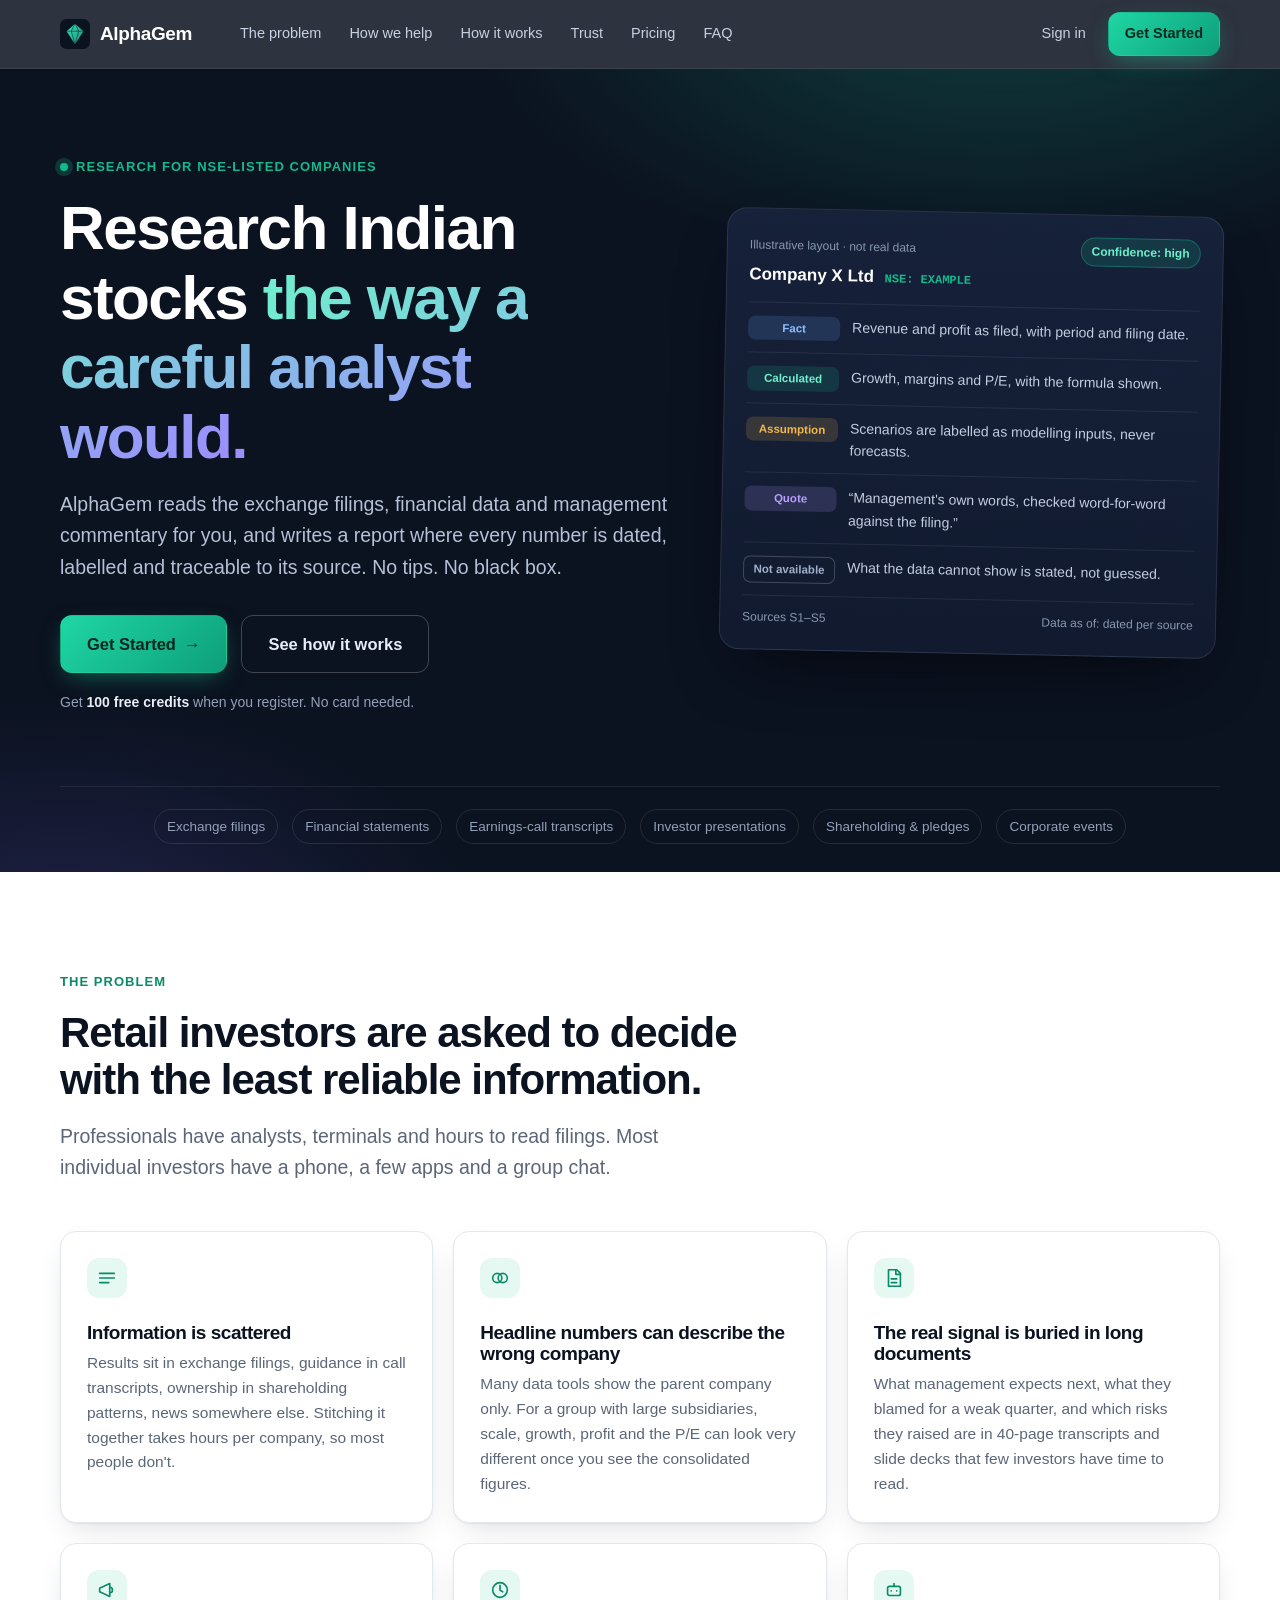
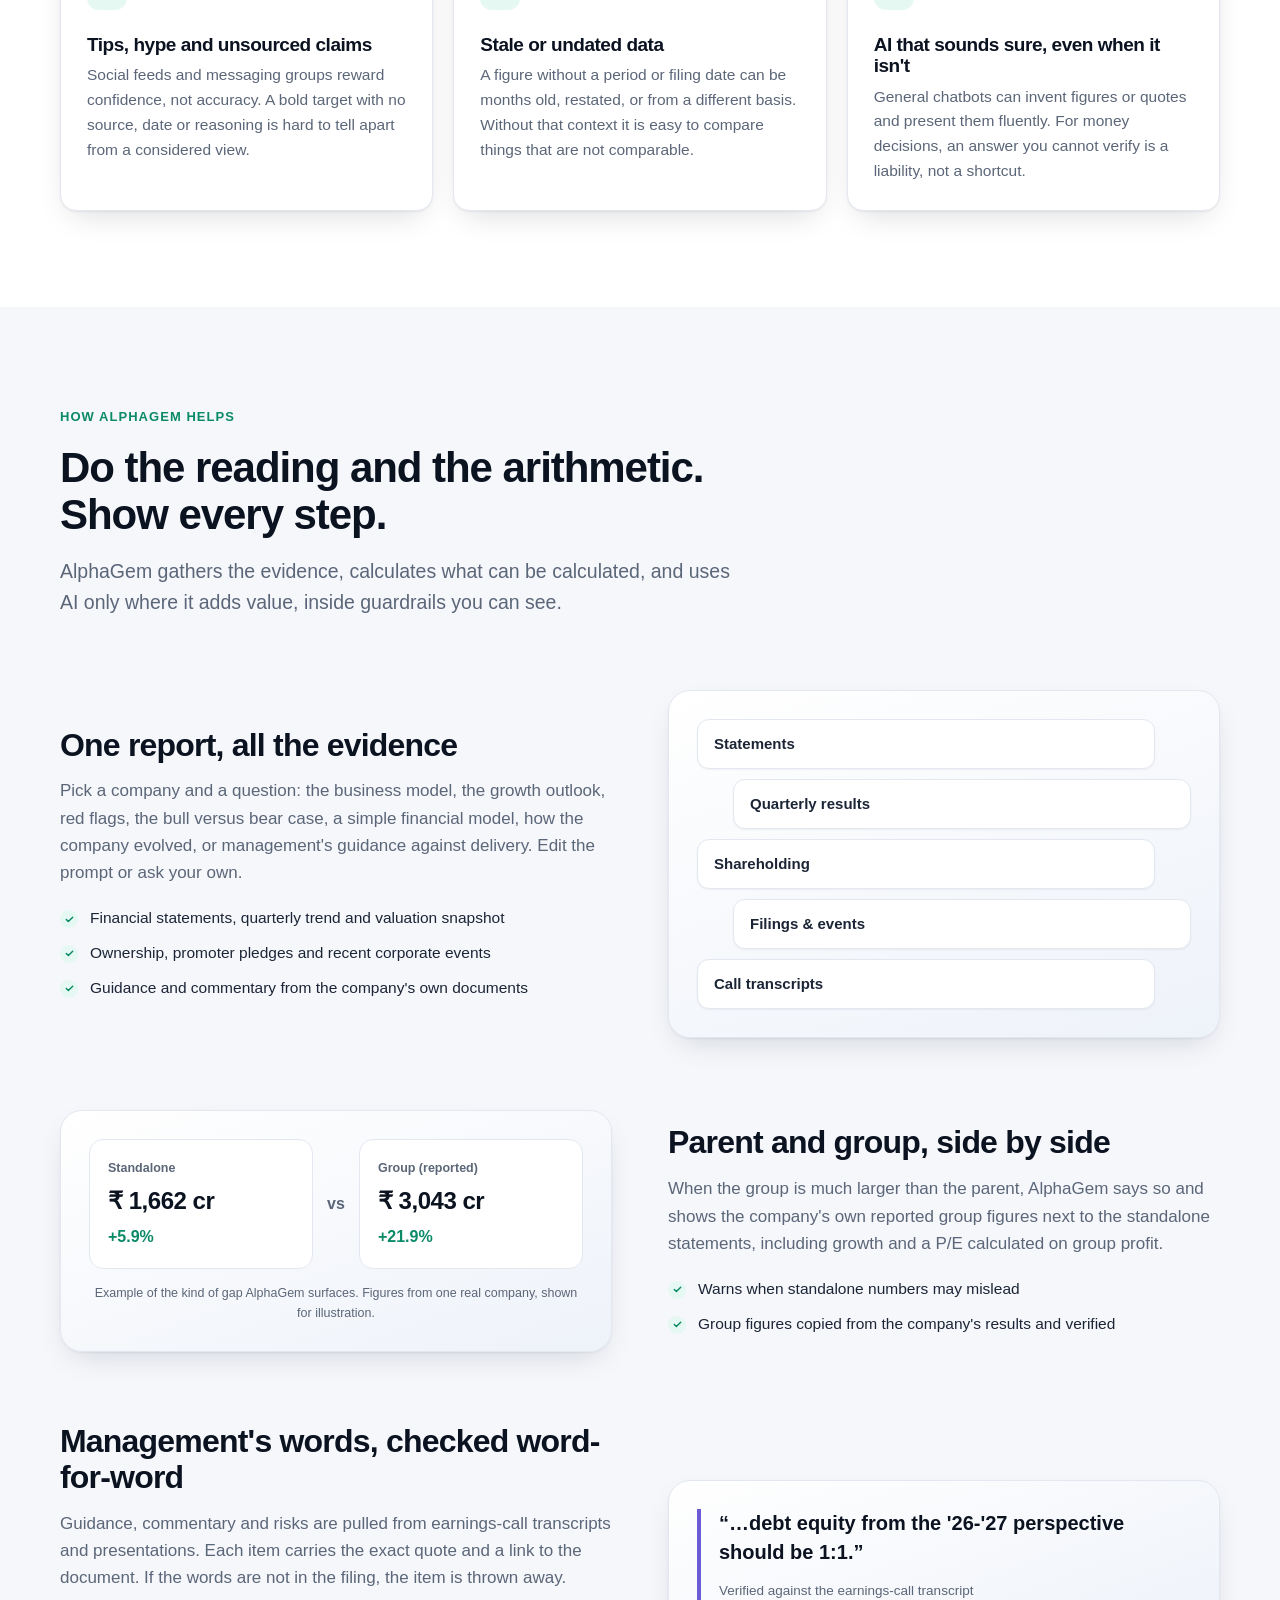
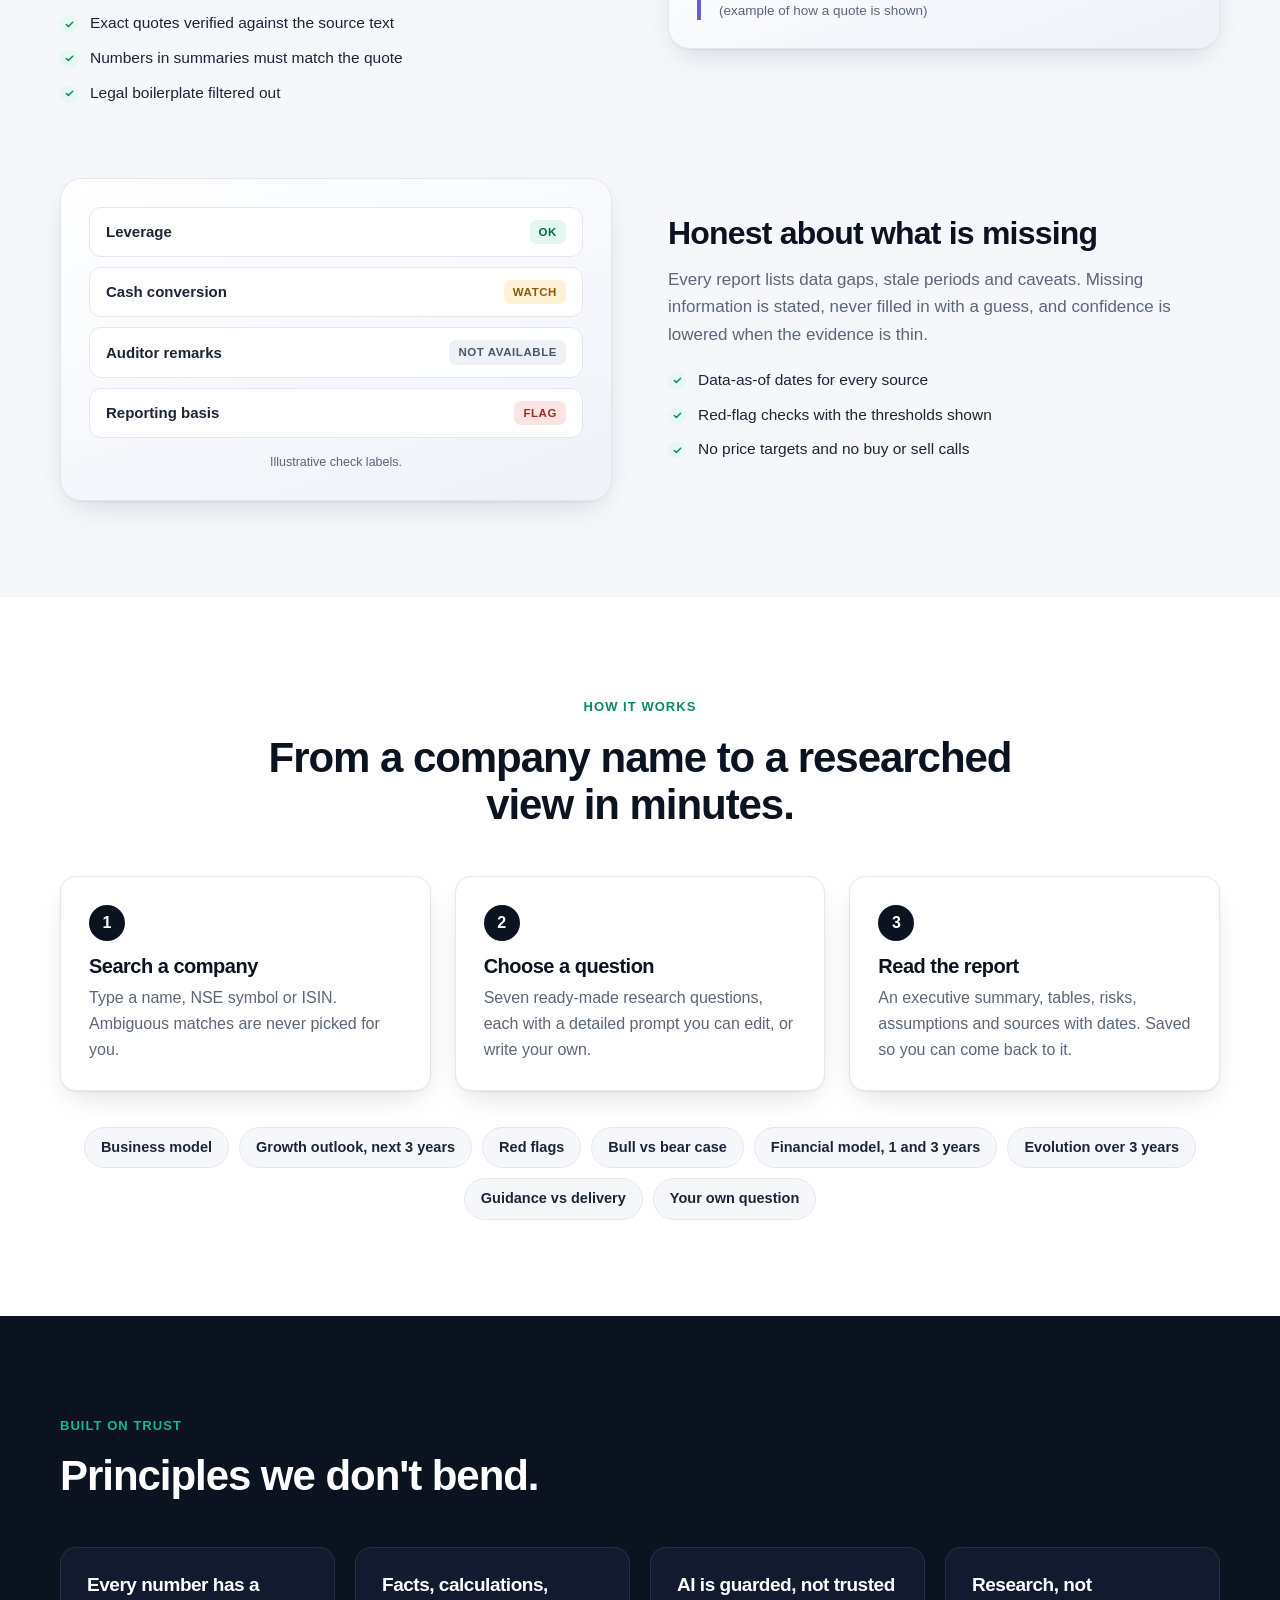
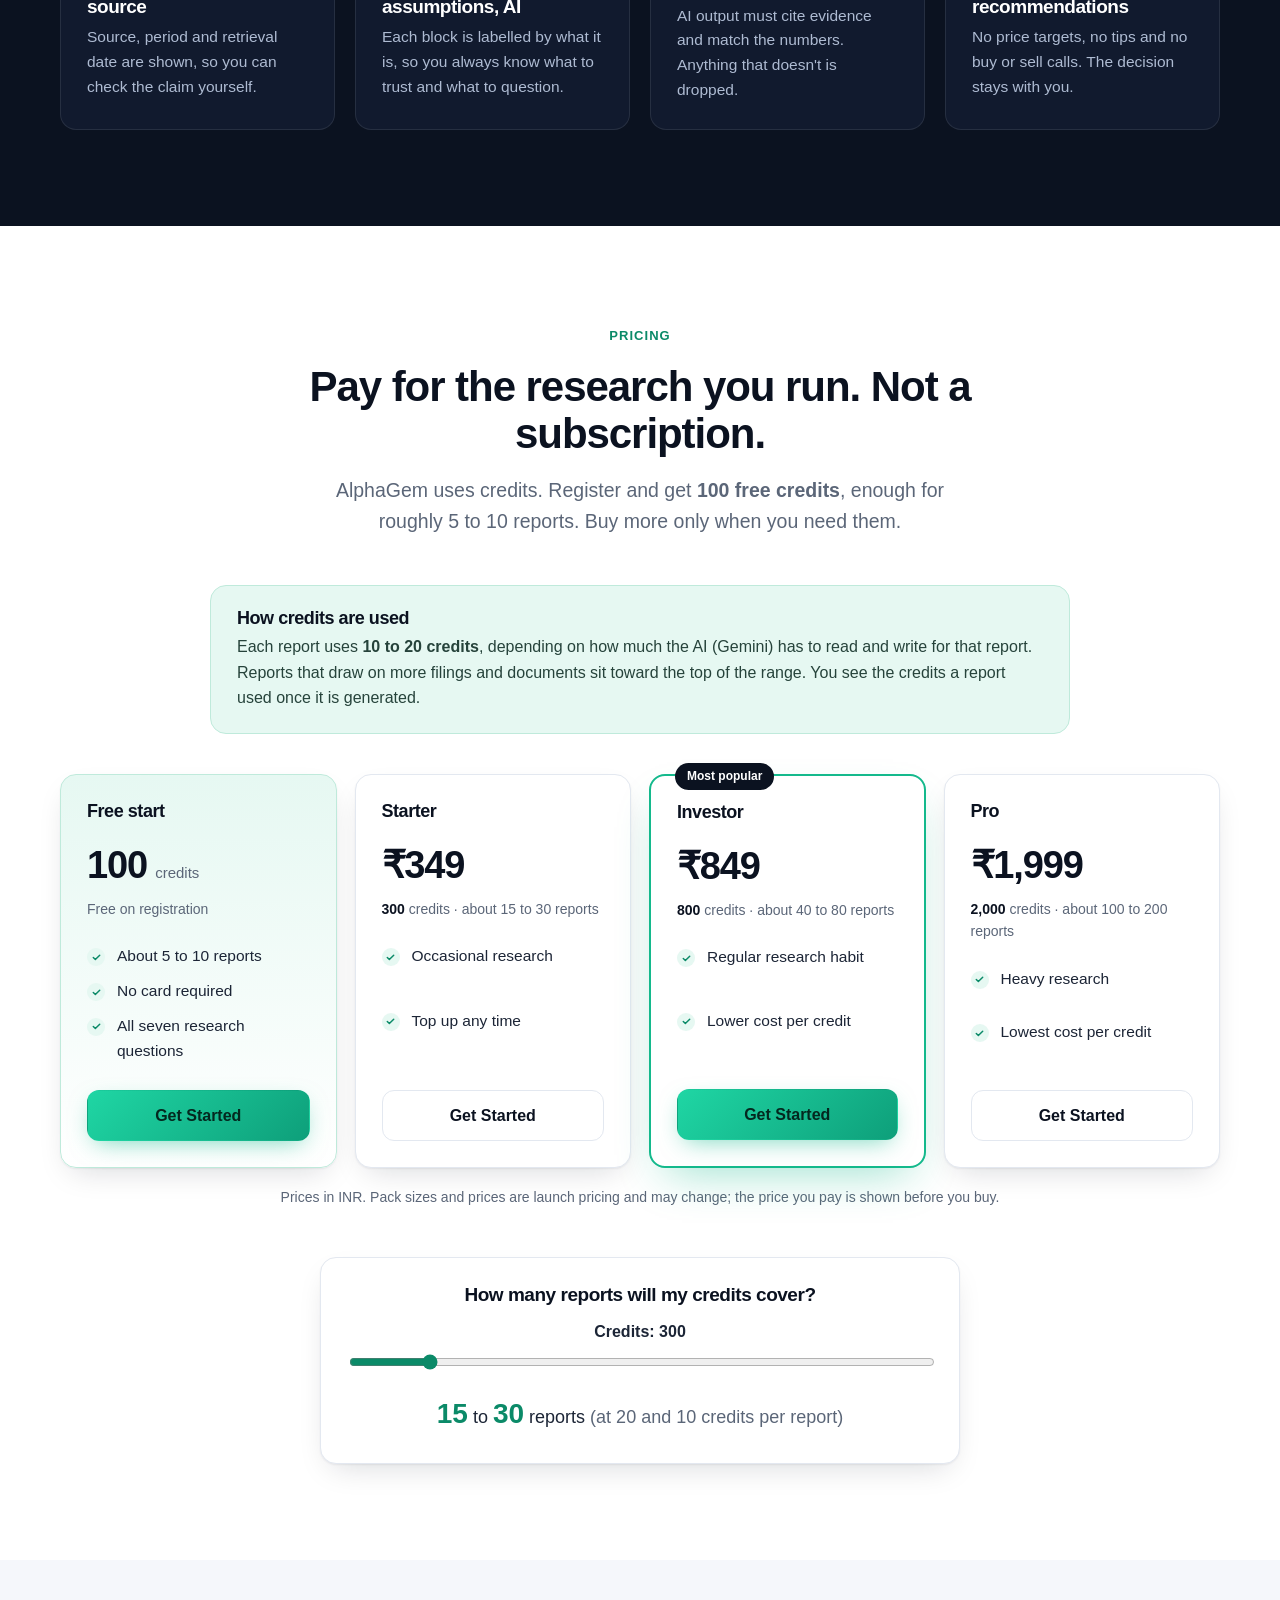
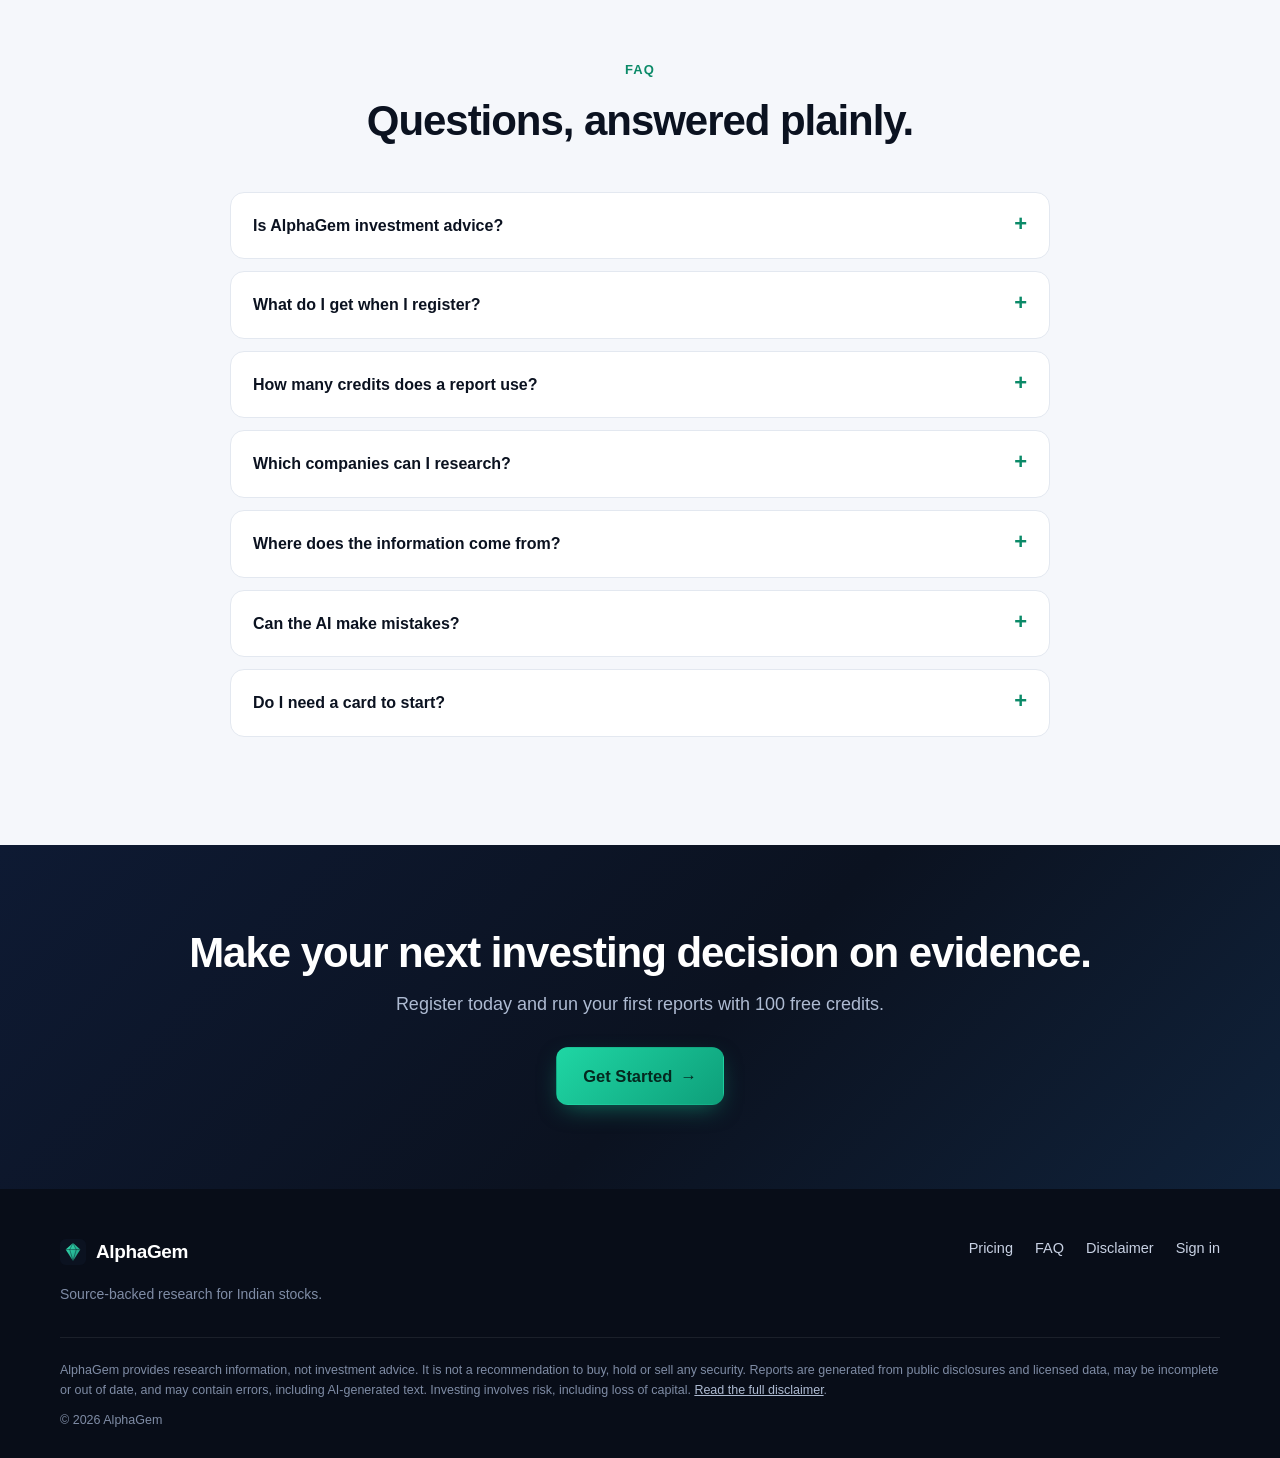
<file: index.html>
<!doctype html>
<html lang="en">
<head>
  <meta charset="utf-8">
  <meta name="viewport" content="width=device-width, initial-scale=1">
  <title>AlphaGem · Source-backed research for Indian stocks</title>
  <meta name="description" content="AlphaGem turns exchange filings, financial data and management commentary into source-backed research reports for NSE-listed companies. Every number is dated, labelled and traceable. Start with 100 free credits.">
  <meta name="theme-color" content="#0b1220">
  <meta property="og:title" content="AlphaGem · Source-backed research for Indian stocks">
  <meta property="og:description" content="Research NSE-listed companies with reports where every number is dated, labelled and traceable to its source. 100 free credits on sign-up.">
  <meta property="og:type" content="website">
  <link rel="icon" href="assets/favicon.svg" type="image/svg+xml">
  <link rel="stylesheet" href="assets/styles.css">
  <script src="assets/config.js"></script>
</head>
<body>
  <a class="skip" href="#main">Skip to content</a>

  <header class="site-header" id="top">
    <div class="wrap bar">
      <a class="brand" href="#top" aria-label="AlphaGem home">
        <img src="assets/favicon.svg" alt="" width="30" height="30"><span>AlphaGem</span>
      </a>
      <nav id="nav" class="nav" aria-label="Main">
        <a href="#problem">The problem</a>
        <a href="#solution">How we help</a>
        <a href="#how">How it works</a>
        <a href="#trust">Trust</a>
        <a href="#pricing">Pricing</a>
        <a href="#faq">FAQ</a>
      </nav>
      <div class="bar-cta">
        <a class="link-quiet" href="https://alphagem-web-85656310182.asia-south1.run.app/login" data-app-link>Sign in</a>
        <a class="btn btn-primary btn-sm" href="https://alphagem-web-85656310182.asia-south1.run.app/login" data-app-link>Get Started</a>
        <button class="menu" aria-label="Open menu" aria-expanded="false" aria-controls="nav"><span></span><span></span></button>
      </div>
    </div>
  </header>

  <main id="main">
    <!-- HERO -->
    <section class="hero">
      <div class="wrap hero-grid">
        <div class="hero-copy">
          <p class="eyebrow"><span class="dot"></span> Research for NSE-listed companies</p>
          <h1>Research Indian stocks <span class="grad">the way a careful analyst would.</span></h1>
          <p class="lead">AlphaGem reads the exchange filings, financial data and management commentary for you, and writes a report where every number is dated, labelled and traceable to its source. No tips. No black box.</p>
          <div class="cta-row">
            <a class="btn btn-primary btn-lg" href="https://alphagem-web-85656310182.asia-south1.run.app/login" data-app-link>Get Started <span aria-hidden="true">→</span></a>
            <a class="btn btn-ghost btn-lg" href="#how">See how it works</a>
          </div>
          <p class="fine">Get <strong>100 free credits</strong> when you register. No card needed.</p>
        </div>

        <div class="hero-visual" aria-hidden="true">
          <div class="report">
            <div class="report-head">
              <div><span class="muted">Illustrative layout · not real data</span><strong>Company X Ltd <em>NSE: EXAMPLE</em></strong></div>
              <span class="pill ok">Confidence: high</span>
            </div>
            <div class="row"><span class="tag t-fact">Fact</span><p>Revenue and profit as filed, with period and filing date.</p></div>
            <div class="row"><span class="tag t-calc">Calculated</span><p>Growth, margins and P/E, with the formula shown.</p></div>
            <div class="row"><span class="tag t-assume">Assumption</span><p>Scenarios are labelled as modelling inputs, never forecasts.</p></div>
            <div class="row"><span class="tag t-quote">Quote</span><p>“Management's own words, checked word-for-word against the filing.”</p></div>
            <div class="row"><span class="tag t-na">Not available</span><p>What the data cannot show is stated, not guessed.</p></div>
            <div class="report-foot"><span>Sources S1–S5</span><span>Data as of: dated per source</span></div>
          </div>
        </div>
      </div>
      <div class="wrap strip" aria-label="What goes into a report">
        <span>Exchange filings</span><span>Financial statements</span><span>Earnings-call transcripts</span><span>Investor presentations</span><span>Shareholding &amp; pledges</span><span>Corporate events</span>
      </div>
    </section>

    <!-- PROBLEM -->
    <section id="problem" class="section">
      <div class="wrap">
        <div class="section-head">
          <p class="eyebrow">The problem</p>
          <h2>Retail investors are asked to decide with the least reliable information.</h2>
          <p class="lead">Professionals have analysts, terminals and hours to read filings. Most individual investors have a phone, a few apps and a group chat.</p>
        </div>
        <div class="cards cols-3">
          <article class="card">
            <svg class="icon" viewBox="0 0 24 24" aria-hidden="true"><path d="M4 7h16M4 12h16M4 17h10"/></svg>
            <h3>Information is scattered</h3>
            <p>Results sit in exchange filings, guidance in call transcripts, ownership in shareholding patterns, news somewhere else. Stitching it together takes hours per company, so most people don't.</p>
          </article>
          <article class="card">
            <svg class="icon" viewBox="0 0 24 24" aria-hidden="true"><circle cx="9" cy="12" r="5"/><circle cx="15" cy="12" r="5"/></svg>
            <h3>Headline numbers can describe the wrong company</h3>
            <p>Many data tools show the parent company only. For a group with large subsidiaries, scale, growth, profit and the P/E can look very different once you see the consolidated figures.</p>
          </article>
          <article class="card">
            <svg class="icon" viewBox="0 0 24 24" aria-hidden="true"><path d="M6 3h9l4 4v14H6z"/><path d="M14 3v5h5M9 13h6M9 17h6"/></svg>
            <h3>The real signal is buried in long documents</h3>
            <p>What management expects next, what they blamed for a weak quarter, and which risks they raised are in 40-page transcripts and slide decks that few investors have time to read.</p>
          </article>
          <article class="card">
            <svg class="icon" viewBox="0 0 24 24" aria-hidden="true"><path d="M4 14v-4l11-5v14L4 14Z"/><path d="M15 9c2 0 3 1.5 3 3s-1 3-3 3"/></svg>
            <h3>Tips, hype and unsourced claims</h3>
            <p>Social feeds and messaging groups reward confidence, not accuracy. A bold target with no source, date or reasoning is hard to tell apart from a considered view.</p>
          </article>
          <article class="card">
            <svg class="icon" viewBox="0 0 24 24" aria-hidden="true"><circle cx="12" cy="12" r="8"/><path d="M12 7v5l3 2"/></svg>
            <h3>Stale or undated data</h3>
            <p>A figure without a period or filing date can be months old, restated, or from a different basis. Without that context it is easy to compare things that are not comparable.</p>
          </article>
          <article class="card">
            <svg class="icon" viewBox="0 0 24 24" aria-hidden="true"><rect x="5" y="8" width="14" height="10" rx="2"/><path d="M12 8V5M9 13h.01M15 13h.01"/></svg>
            <h3>AI that sounds sure, even when it isn't</h3>
            <p>General chatbots can invent figures or quotes and present them fluently. For money decisions, an answer you cannot verify is a liability, not a shortcut.</p>
          </article>
        </div>
      </div>
    </section>

    <!-- SOLUTION -->
    <section id="solution" class="section alt">
      <div class="wrap">
        <div class="section-head">
          <p class="eyebrow">How AlphaGem helps</p>
          <h2>Do the reading and the arithmetic. Show every step.</h2>
          <p class="lead">AlphaGem gathers the evidence, calculates what can be calculated, and uses AI only where it adds value, inside guardrails you can see.</p>
        </div>

        <div class="feature">
          <div class="feature-copy">
            <h3>One report, all the evidence</h3>
            <p>Pick a company and a question: the business model, the growth outlook, red flags, the bull versus bear case, a simple financial model, how the company evolved, or management's guidance against delivery. Edit the prompt or ask your own.</p>
            <ul class="ticks">
              <li>Financial statements, quarterly trend and valuation snapshot</li>
              <li>Ownership, promoter pledges and recent corporate events</li>
              <li>Guidance and commentary from the company's own documents</li>
            </ul>
          </div>
          <div class="feature-art"><div class="stack"><span>Statements</span><span>Quarterly results</span><span>Shareholding</span><span>Filings &amp; events</span><span>Call transcripts</span></div></div>
        </div>

        <div class="feature flip">
          <div class="feature-copy">
            <h3>Parent and group, side by side</h3>
            <p>When the group is much larger than the parent, AlphaGem says so and shows the company's own reported group figures next to the standalone statements, including growth and a P/E calculated on group profit.</p>
            <ul class="ticks">
              <li>Warns when standalone numbers may mislead</li>
              <li>Group figures copied from the company's results and verified</li>
            </ul>
          </div>
          <div class="feature-art"><div class="compare"><div><small>Standalone</small><strong>₹ 1,662 cr</strong><em>+5.9%</em></div><div class="vs">vs</div><div class="hi"><small>Group (reported)</small><strong>₹ 3,043 cr</strong><em>+21.9%</em></div></div><p class="cap">Example of the kind of gap AlphaGem surfaces. Figures from one real company, shown for illustration.</p></div>
        </div>

        <div class="feature">
          <div class="feature-copy">
            <h3>Management's words, checked word-for-word</h3>
            <p>Guidance, commentary and risks are pulled from earnings-call transcripts and presentations. Each item carries the exact quote and a link to the document. If the words are not in the filing, the item is thrown away.</p>
            <ul class="ticks">
              <li>Exact quotes verified against the source text</li>
              <li>Numbers in summaries must match the quote</li>
              <li>Legal boilerplate filtered out</li>
            </ul>
          </div>
          <div class="feature-art"><blockquote class="quote">“…debt equity from the '26-'27 perspective should be 1:1.”<footer>Verified against the earnings-call transcript<br><span class="muted">(example of how a quote is shown)</span></footer></blockquote></div>
        </div>

        <div class="feature flip">
          <div class="feature-copy">
            <h3>Honest about what is missing</h3>
            <p>Every report lists data gaps, stale periods and caveats. Missing information is stated, never filled in with a guess, and confidence is lowered when the evidence is thin.</p>
            <ul class="ticks">
              <li>Data-as-of dates for every source</li>
              <li>Red-flag checks with the thresholds shown</li>
              <li>No price targets and no buy or sell calls</li>
            </ul>
          </div>
          <div class="feature-art"><div class="flags"><div class="flag ok"><span>Leverage</span><b>OK</b></div><div class="flag watch"><span>Cash conversion</span><b>WATCH</b></div><div class="flag na"><span>Auditor remarks</span><b>NOT AVAILABLE</b></div><div class="flag warn"><span>Reporting basis</span><b>FLAG</b></div></div><p class="cap">Illustrative check labels.</p></div>
        </div>
      </div>
    </section>

    <!-- HOW IT WORKS -->
    <section id="how" class="section">
      <div class="wrap">
        <div class="section-head center">
          <p class="eyebrow">How it works</p>
          <h2>From a company name to a researched view in minutes.</h2>
        </div>
        <ol class="steps">
          <li><span class="num">1</span><h3>Search a company</h3><p>Type a name, NSE symbol or ISIN. Ambiguous matches are never picked for you.</p></li>
          <li><span class="num">2</span><h3>Choose a question</h3><p>Seven ready-made research questions, each with a detailed prompt you can edit, or write your own.</p></li>
          <li><span class="num">3</span><h3>Read the report</h3><p>An executive summary, tables, risks, assumptions and sources with dates. Saved so you can come back to it.</p></li>
        </ol>
        <div class="chips" aria-label="Research questions">
          <span>Business model</span><span>Growth outlook, next 3 years</span><span>Red flags</span><span>Bull vs bear case</span><span>Financial model, 1 and 3 years</span><span>Evolution over 3 years</span><span>Guidance vs delivery</span><span>Your own question</span>
        </div>
      </div>
    </section>

    <!-- TRUST -->
    <section id="trust" class="section dark">
      <div class="wrap">
        <div class="section-head">
          <p class="eyebrow">Built on trust</p>
          <h2>Principles we don't bend.</h2>
        </div>
        <div class="cards cols-4 on-dark">
          <article class="card"><h3>Every number has a source</h3><p>Source, period and retrieval date are shown, so you can check the claim yourself.</p></article>
          <article class="card"><h3>Facts, calculations, assumptions, AI</h3><p>Each block is labelled by what it is, so you always know what to trust and what to question.</p></article>
          <article class="card"><h3>AI is guarded, not trusted</h3><p>AI output must cite evidence and match the numbers. Anything that doesn't is dropped.</p></article>
          <article class="card"><h3>Research, not recommendations</h3><p>No price targets, no tips and no buy or sell calls. The decision stays with you.</p></article>
        </div>
      </div>
    </section>

    <!-- PRICING -->
    <section id="pricing" class="section">
      <div class="wrap">
        <div class="section-head center">
          <p class="eyebrow">Pricing</p>
          <h2>Pay for the research you run. Not a subscription.</h2>
          <p class="lead">AlphaGem uses credits. Register and get <strong>100 free credits</strong>, enough for roughly 5 to 10 reports. Buy more only when you need them.</p>
        </div>

        <div class="how-credits">
          <h3>How credits are used</h3>
          <p>Each report uses <strong>10 to 20 credits</strong>, depending on how much the AI (Gemini) has to read and write for that report. Reports that draw on more filings and documents sit toward the top of the range. You see the credits a report used once it is generated.</p>
        </div>

        <div class="plans">
          <article class="plan free">
            <h3>Free start</h3>
            <p class="price"><strong>100</strong> credits</p>
            <p class="per">Free on registration</p>
            <ul class="ticks"><li>About 5 to 10 reports</li><li>No card required</li><li>All seven research questions</li></ul>
            <a class="btn btn-primary" href="https://alphagem-web-85656310182.asia-south1.run.app/login" data-app-link>Get Started</a>
          </article>
          <article class="plan">
            <h3>Starter</h3>
            <p class="price"><strong>₹349</strong></p>
            <p class="per"><b>300</b> credits · about 15 to 30 reports</p>
            <ul class="ticks"><li>Occasional research</li><li>Top up any time</li></ul>
            <a class="btn btn-ghost" href="https://alphagem-web-85656310182.asia-south1.run.app/login" data-app-link>Get Started</a>
          </article>
          <article class="plan popular">
            <span class="badge">Most popular</span>
            <h3>Investor</h3>
            <p class="price"><strong>₹849</strong></p>
            <p class="per"><b>800</b> credits · about 40 to 80 reports</p>
            <ul class="ticks"><li>Regular research habit</li><li>Lower cost per credit</li></ul>
            <a class="btn btn-primary" href="https://alphagem-web-85656310182.asia-south1.run.app/login" data-app-link>Get Started</a>
          </article>
          <article class="plan">
            <h3>Pro</h3>
            <p class="price"><strong>₹1,999</strong></p>
            <p class="per"><b>2,000</b> credits · about 100 to 200 reports</p>
            <ul class="ticks"><li>Heavy research</li><li>Lowest cost per credit</li></ul>
            <a class="btn btn-ghost" href="https://alphagem-web-85656310182.asia-south1.run.app/login" data-app-link>Get Started</a>
          </article>
        </div>
        <p class="fine center">Prices in INR. Pack sizes and prices are launch pricing and may change; the price you pay is shown before you buy.</p>

        <div class="calc" id="calc">
          <h3>How many reports will my credits cover?</h3>
          <label for="credits">Credits: <output id="credits-out" for="credits">300</output></label>
          <input id="credits" type="range" min="50" max="2000" step="50" value="300">
          <p class="calc-result"><strong id="calc-low">15</strong> to <strong id="calc-high">30</strong> reports <span class="muted">(at 20 and 10 credits per report)</span></p>
        </div>
      </div>
    </section>

    <!-- FAQ -->
    <section id="faq" class="section alt">
      <div class="wrap narrow">
        <div class="section-head center"><p class="eyebrow">FAQ</p><h2>Questions, answered plainly.</h2></div>
        <details><summary>Is AlphaGem investment advice?</summary><p>No. AlphaGem produces research information from public disclosures and data. It does not give price targets or buy, hold or sell recommendations. Please read our <a href="disclaimer.html">disclaimer</a> and consider speaking to a SEBI-registered adviser before you invest.</p></details>
        <details><summary>What do I get when I register?</summary><p>100 free credits, which you can use to generate reports. That is roughly 5 to 10 reports, depending on how many credits each one uses.</p></details>
        <details><summary>How many credits does a report use?</summary><p>Between 10 and 20 credits. The exact number depends on how much the AI (Gemini) reads and writes for that report, so it varies with how much source material the company has.</p></details>
        <details><summary>Which companies can I research?</summary><p>NSE-listed companies. Depth varies by company. Where data or documents are missing, the report says exactly what is missing instead of guessing.</p></details>
        <details><summary>Where does the information come from?</summary><p>Exchange filings and announcements, company-published documents such as earnings-call transcripts and investor presentations, licensed financial data, and market prices. Every report lists its sources with dates.</p></details>
        <details><summary>Can the AI make mistakes?</summary><p>Yes. That is why AlphaGem labels AI-written text, requires it to cite evidence, checks quotes word-for-word against the filing and verifies figures. Please still check the linked sources before relying on anything.</p></details>
        <details><summary>Do I need a card to start?</summary><p>No. Registration gives you the free credits. You only pay if you decide to buy more.</p></details>
      </div>
    </section>

    <!-- FINAL CTA -->
    <section class="cta-band">
      <div class="wrap">
        <h2>Make your next investing decision on evidence.</h2>
        <p>Register today and run your first reports with 100 free credits.</p>
        <a class="btn btn-primary btn-lg" href="https://alphagem-web-85656310182.asia-south1.run.app/login" data-app-link>Get Started <span aria-hidden="true">→</span></a>
      </div>
    </section>
  </main>

  <footer class="site-footer">
    <div class="wrap foot">
      <div><a class="brand" href="#top"><img src="assets/favicon.svg" alt="" width="26" height="26"><span>AlphaGem</span></a><p class="muted">Source-backed research for Indian stocks.</p></div>
      <nav aria-label="Footer"><a href="#pricing">Pricing</a><a href="#faq">FAQ</a><a href="disclaimer.html">Disclaimer</a><a href="https://alphagem-web-85656310182.asia-south1.run.app/login" data-app-link>Sign in</a></nav>
    </div>
    <div class="wrap legal"><p>AlphaGem provides research information, not investment advice. It is not a recommendation to buy, hold or sell any security. Reports are generated from public disclosures and licensed data, may be incomplete or out of date, and may contain errors, including AI-generated text. Investing involves risk, including loss of capital. <a href="disclaimer.html">Read the full disclaimer</a>.</p><p>© <span id="year">2026</span> AlphaGem</p></div>
  </footer>

  <script src="assets/app.js" defer></script>
</body>
</html>
</file>
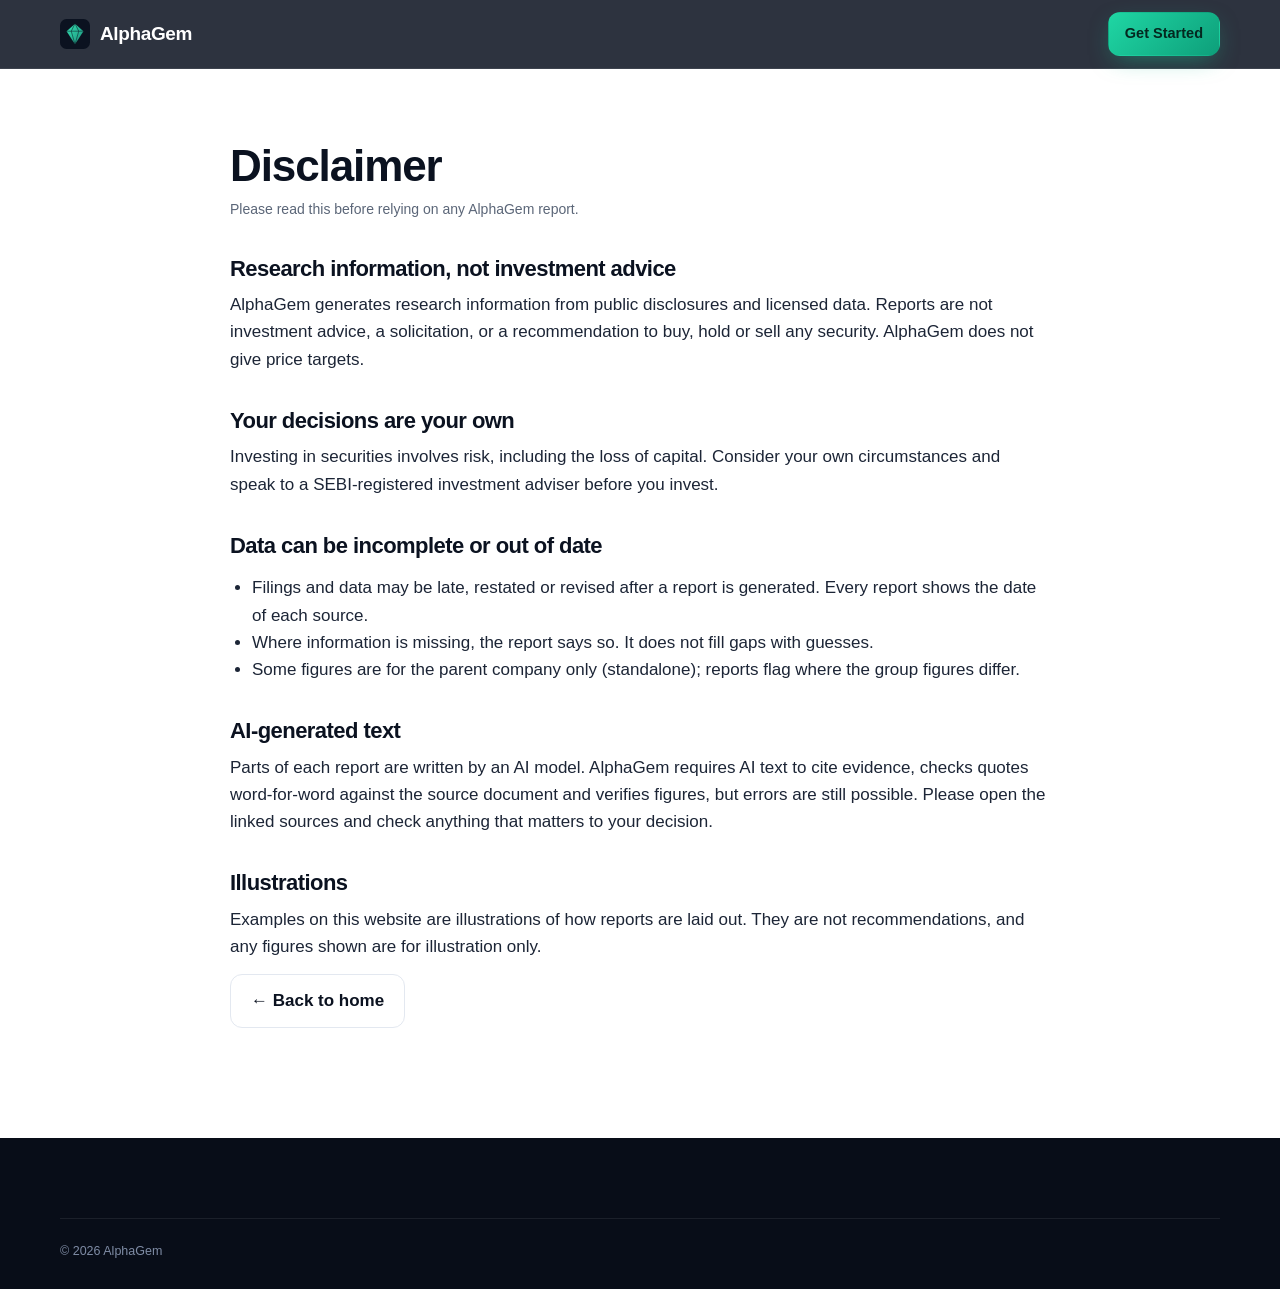
<file: disclaimer.html>
<!doctype html>
<html lang="en">
<head>
  <meta charset="utf-8">
  <meta name="viewport" content="width=device-width, initial-scale=1">
  <title>Disclaimer · AlphaGem</title>
  <meta name="description" content="Important information about how to use AlphaGem research reports.">
  <meta name="theme-color" content="#0b1220">
  <link rel="icon" href="assets/favicon.svg" type="image/svg+xml">
  <link rel="stylesheet" href="assets/styles.css">
  <script src="assets/config.js"></script>
</head>
<body>
  <header class="site-header">
    <div class="wrap bar">
      <a class="brand" href="index.html" aria-label="AlphaGem home"><img src="assets/favicon.svg" alt="" width="30" height="30"><span>AlphaGem</span></a>
      <div class="bar-cta"><a class="btn btn-primary btn-sm" href="https://alphagem-web-85656310182.asia-south1.run.app/login" data-app-link>Get Started</a></div>
    </div>
  </header>
  <main class="wrap narrow doc">
    <h1>Disclaimer</h1>
    <p class="updated">Please read this before relying on any AlphaGem report.</p>

    <h2>Research information, not investment advice</h2>
    <p>AlphaGem generates research information from public disclosures and licensed data. Reports are not investment advice, a solicitation, or a recommendation to buy, hold or sell any security. AlphaGem does not give price targets.</p>

    <h2>Your decisions are your own</h2>
    <p>Investing in securities involves risk, including the loss of capital. Consider your own circumstances and speak to a SEBI-registered investment adviser before you invest.</p>

    <h2>Data can be incomplete or out of date</h2>
    <ul>
      <li>Filings and data may be late, restated or revised after a report is generated. Every report shows the date of each source.</li>
      <li>Where information is missing, the report says so. It does not fill gaps with guesses.</li>
      <li>Some figures are for the parent company only (standalone); reports flag where the group figures differ.</li>
    </ul>

    <h2>AI-generated text</h2>
    <p>Parts of each report are written by an AI model. AlphaGem requires AI text to cite evidence, checks quotes word-for-word against the source document and verifies figures, but errors are still possible. Please open the linked sources and check anything that matters to your decision.</p>

    <h2>Illustrations</h2>
    <p>Examples on this website are illustrations of how reports are laid out. They are not recommendations, and any figures shown are for illustration only.</p>
    <p><a class="btn btn-ghost" href="index.html">← Back to home</a></p>
  </main>
  <footer class="site-footer"><div class="wrap legal"><p>© <span id="year">2026</span> AlphaGem</p></div></footer>
  <script src="assets/app.js" defer></script>
</body>
</html>
</file>
<file: assets/styles.css>
/* AlphaGem marketing site. No frameworks, no external requests. */
:root {
  --ink: #0b1220;
  --ink-2: #111a2e;
  --ink-3: #1a2540;
  --text: #1c2536;
  --muted: #5b6678;
  --line: #e3e8f0;
  --bg: #ffffff;
  --bg-alt: #f5f7fb;
  --accent: #14b98c;        /* emerald */
  --accent-deep: #0b8a68;
  --accent-soft: #e6f8f2;
  --violet: #6b5bd6;
  --warn: #c98a0b;
  --bad: #c8453a;
  --radius: 16px;
  --shadow: 0 1px 2px rgba(11, 18, 32, .06), 0 12px 32px -12px rgba(11, 18, 32, .18);
  --font: -apple-system, BlinkMacSystemFont, "Segoe UI", Roboto, "Helvetica Neue", Arial, sans-serif;
  --mono: ui-monospace, SFMono-Regular, Menlo, Consolas, monospace;
}

* { box-sizing: border-box; }
html { scroll-behavior: smooth; scroll-padding-top: 84px; -webkit-text-size-adjust: 100%; }
body { margin: 0; font-family: var(--font); color: var(--text); background: var(--bg); line-height: 1.6; -webkit-font-smoothing: antialiased; }
img, svg { max-width: 100%; }
a { color: inherit; }
h1, h2, h3 { line-height: 1.12; letter-spacing: -0.025em; margin: 0; color: var(--ink); }
p { margin: 0; }
:focus-visible { outline: 3px solid var(--accent); outline-offset: 3px; border-radius: 6px; }
.skip { position: absolute; left: -999px; top: 8px; background: #fff; padding: 10px 14px; border-radius: 8px; z-index: 100; }
.skip:focus { left: 12px; }
.wrap { width: min(1160px, 100% - 40px); margin-inline: auto; }
.narrow { width: min(820px, 100% - 40px); }
.muted { color: var(--muted); }
.center { text-align: center; }

/* ---------- header ---------- */
.site-header { position: sticky; top: 0; z-index: 50; background: rgba(11, 18, 32, .86); backdrop-filter: saturate(160%) blur(14px); border-bottom: 1px solid rgba(255, 255, 255, .08); }
.bar { display: flex; align-items: center; gap: 24px; min-height: 68px; }
.brand { display: inline-flex; align-items: center; gap: 10px; font-weight: 750; letter-spacing: -0.02em; font-size: 19px; color: #fff; text-decoration: none; }
.nav { display: flex; gap: 4px; margin-left: 12px; }
.nav a { color: #c8d1e3; text-decoration: none; font-size: 14.5px; padding: 8px 12px; border-radius: 10px; }
.nav a:hover { color: #fff; background: rgba(255, 255, 255, .07); }
.bar-cta { margin-left: auto; display: flex; align-items: center; gap: 12px; }
.link-quiet { color: #c8d1e3; text-decoration: none; font-size: 14.5px; padding: 8px 10px; }
.link-quiet:hover { color: #fff; }
.menu { display: none; width: 42px; height: 42px; border-radius: 12px; border: 1px solid rgba(255, 255, 255, .18); background: transparent; cursor: pointer; position: relative; }
.menu span { position: absolute; left: 11px; right: 11px; height: 2px; background: #fff; border-radius: 2px; transition: transform .2s, top .2s; }
.menu span:first-child { top: 16px; } .menu span:last-child { top: 24px; }
.menu[aria-expanded="true"] span:first-child { top: 20px; transform: rotate(45deg); }
.menu[aria-expanded="true"] span:last-child { top: 20px; transform: rotate(-45deg); }

/* ---------- buttons ---------- */
.btn { display: inline-flex; align-items: center; justify-content: center; gap: 8px; font: inherit; font-weight: 650; text-decoration: none; border-radius: 12px; padding: 12px 20px; border: 1px solid transparent; cursor: pointer; transition: transform .12s, box-shadow .15s, background .15s; }
.btn:hover { transform: translateY(-1px); }
.btn-primary { background: linear-gradient(135deg, #1fd6a4, #0e9f7a); color: #04281f; box-shadow: 0 8px 24px -8px rgba(20, 185, 140, .6); }
.btn-primary:hover { box-shadow: 0 12px 28px -8px rgba(20, 185, 140, .75); }
.btn-ghost { background: transparent; border-color: var(--line); color: var(--ink); }
.hero .btn-ghost { color: #e8edf7; border-color: rgba(255, 255, 255, .22); }
.hero .btn-ghost:hover { background: rgba(255, 255, 255, .06); }
.btn-sm { padding: 9px 16px; font-size: 14.5px; }
.btn-lg { padding: 15px 26px; font-size: 16.5px; }

/* ---------- hero ---------- */
.hero { background: radial-gradient(900px 480px at 78% -10%, rgba(31, 214, 164, .22), transparent 60%), radial-gradient(700px 420px at 5% 110%, rgba(107, 91, 214, .22), transparent 60%), var(--ink); color: #e8edf7; padding: 84px 0 0; overflow: hidden; }
.hero-grid { display: grid; grid-template-columns: 1.1fr .9fr; gap: 56px; align-items: center; padding-bottom: 72px; }
.eyebrow { display: inline-flex; align-items: center; gap: 8px; font-size: 13px; font-weight: 650; letter-spacing: .08em; text-transform: uppercase; color: var(--accent); margin-bottom: 16px; }
.section:not(.dark) .eyebrow { color: var(--accent-deep); }
.dot { width: 8px; height: 8px; border-radius: 50%; background: var(--accent); box-shadow: 0 0 0 5px rgba(20, 185, 140, .22); }
.hero h1 { font-size: clamp(36px, 5.4vw, 62px); color: #fff; }
.grad { background: linear-gradient(135deg, #6ff0cd, #9d8cff); -webkit-background-clip: text; background-clip: text; color: transparent; }
.lead { font-size: clamp(17px, 1.7vw, 19.5px); color: var(--muted); margin-top: 18px; max-width: 62ch; }
.hero .lead { color: #b6c1d6; }
.cta-row { display: flex; flex-wrap: wrap; gap: 14px; margin-top: 32px; }
.fine { font-size: 14px; color: #93a0b8; margin-top: 18px; }
.fine strong { color: #e8edf7; }
.section .fine { color: var(--muted); } .section .fine strong { color: var(--ink); }

.report { background: linear-gradient(180deg, #16213a, #111a2e); border: 1px solid rgba(255, 255, 255, .1); border-radius: 20px; padding: 22px; box-shadow: 0 30px 70px -30px rgba(0, 0, 0, .7); transform: rotate(1.2deg); }
.report-head { display: flex; justify-content: space-between; gap: 12px; align-items: flex-start; margin-bottom: 14px; }
.report-head strong { display: block; color: #fff; font-size: 17px; margin-top: 4px; }
.report-head em { font-style: normal; color: var(--accent); font-family: var(--mono); font-size: 12px; margin-left: 6px; }
.report-head .muted { color: #8997b1; font-size: 12px; }
.pill { font-size: 12px; font-weight: 650; padding: 4px 10px; border-radius: 999px; white-space: nowrap; }
.pill.ok { background: rgba(20, 185, 140, .16); color: #6ff0cd; border: 1px solid rgba(20, 185, 140, .4); }
.row { display: flex; gap: 12px; align-items: flex-start; padding: 12px 0; border-top: 1px solid rgba(255, 255, 255, .08); }
.row p { color: #c3cde0; font-size: 14px; }
.tag { flex: none; min-width: 92px; text-align: center; font-size: 11.5px; font-weight: 700; padding: 3px 8px; border-radius: 7px; margin-top: 1px; }
.t-fact { background: rgba(106, 167, 255, .16); color: #8fbcff; }
.t-calc { background: rgba(20, 185, 140, .16); color: #6ff0cd; }
.t-assume { background: rgba(242, 184, 75, .16); color: #f2b84b; }
.t-quote { background: rgba(182, 156, 255, .16); color: #b69cff; }
.t-na { border: 1px solid rgba(255, 255, 255, .2); color: #9fb0c9; }
.report-foot { display: flex; justify-content: space-between; gap: 10px; padding-top: 12px; border-top: 1px solid rgba(255, 255, 255, .08); color: #8997b1; font-size: 12px; }

.strip { display: flex; flex-wrap: wrap; justify-content: center; gap: 10px 14px; padding: 22px 0 28px; border-top: 1px solid rgba(255, 255, 255, .08); }
.strip span { font-size: 13.5px; color: #93a0b8; padding: 6px 12px; border: 1px solid rgba(255, 255, 255, .1); border-radius: 999px; }

/* ---------- sections ---------- */
.section { padding: 96px 0; }
.section.alt { background: var(--bg-alt); }
.section.dark { background: var(--ink); color: #dbe3f1; }
.section.dark h2, .section.dark h3 { color: #fff; }
.section-head { max-width: 760px; margin-bottom: 48px; }
.section-head.center { margin-inline: auto; text-align: center; }
.section-head.center .lead { margin-inline: auto; }
.section-head h2 { font-size: clamp(28px, 3.6vw, 42px); }

.cards { display: grid; gap: 20px; }
.cols-3 { grid-template-columns: repeat(3, 1fr); }
.cols-4 { grid-template-columns: repeat(4, 1fr); }
.card { background: #fff; border: 1px solid var(--line); border-radius: var(--radius); padding: 26px; box-shadow: var(--shadow); }
.card h3 { font-size: 19px; margin: 16px 0 8px; }
.card p { color: var(--muted); font-size: 15.5px; }
.icon { width: 40px; height: 40px; padding: 9px; border-radius: 12px; background: var(--accent-soft); stroke: var(--accent-deep); fill: none; stroke-width: 1.8; stroke-linecap: round; stroke-linejoin: round; }
.on-dark .card { background: var(--ink-2); border-color: rgba(255, 255, 255, .09); box-shadow: none; }
.on-dark .card h3 { margin-top: 0; }
.on-dark .card p { color: #aebbd2; }

.feature { display: grid; grid-template-columns: 1fr 1fr; gap: 56px; align-items: center; margin-top: 72px; }
.feature:first-of-type { margin-top: 0; }
.feature.flip .feature-copy { order: 2; }
.feature h3 { font-size: clamp(24px, 2.6vw, 32px); margin-bottom: 14px; }
.feature p { color: var(--muted); font-size: 17px; }
.ticks { list-style: none; padding: 0; margin: 20px 0 0; display: grid; gap: 10px; }
.ticks li { position: relative; padding-left: 30px; font-size: 15.5px; color: var(--text); }
.ticks li::before { content: ""; position: absolute; left: 0; top: 4px; width: 18px; height: 18px; border-radius: 50%; background: var(--accent-soft) url("data:image/svg+xml,%3Csvg xmlns='http://www.w3.org/2000/svg' viewBox='0 0 24 24' fill='none' stroke='%230b8a68' stroke-width='3.2' stroke-linecap='round' stroke-linejoin='round'%3E%3Cpath d='m5 12 4.5 4.5L19 7'/%3E%3C/svg%3E") center / 11px no-repeat; }
.feature-art { background: linear-gradient(160deg, #fff, #eef2f9); border: 1px solid var(--line); border-radius: 22px; padding: 28px; box-shadow: var(--shadow); }
.cap { font-size: 12.5px !important; color: var(--muted) !important; margin-top: 14px; text-align: center; }

.stack { display: grid; gap: 10px; }
.stack span { background: #fff; border: 1px solid var(--line); border-radius: 12px; padding: 12px 16px; font-weight: 600; font-size: 15px; box-shadow: 0 1px 2px rgba(11, 18, 32, .05); }
.stack span:nth-child(odd) { margin-right: 36px; } .stack span:nth-child(even) { margin-left: 36px; }
.compare { display: flex; align-items: stretch; justify-content: center; gap: 14px; }
.compare > div:not(.vs) { flex: 1; background: #fff; border: 1px solid var(--line); border-radius: 14px; padding: 18px; display: grid; gap: 4px; }
.compare .hi { border-color: var(--accent); background: var(--accent-soft); }
.compare small { color: var(--muted); font-size: 12.5px; font-weight: 600; }
.compare strong { font-size: 24px; color: var(--ink); letter-spacing: -.02em; }
.compare em { font-style: normal; font-weight: 700; color: var(--accent-deep); }
.vs { align-self: center; color: var(--muted); font-weight: 700; }
.quote { margin: 0; font-size: 20px; line-height: 1.45; color: var(--ink); font-weight: 560; border-left: 4px solid var(--violet); padding-left: 18px; }
.quote footer { margin-top: 14px; font-size: 13.5px; color: var(--muted); font-weight: 500; }
.flags { display: grid; gap: 10px; }
.flag { display: flex; justify-content: space-between; align-items: center; background: #fff; border: 1px solid var(--line); border-radius: 12px; padding: 12px 16px; font-weight: 600; font-size: 15px; }
.flag b { font-size: 11.5px; letter-spacing: .05em; padding: 3px 9px; border-radius: 7px; }
.flag.ok b { background: #e3f6ef; color: #0b6a50; } .flag.watch b { background: #fdf1d6; color: #8a5b00; }
.flag.warn b { background: #fbe4e1; color: #a02c22; } .flag.na b { background: #eef1f6; color: #4b5668; }

.steps { list-style: none; margin: 0; padding: 0; display: grid; grid-template-columns: repeat(3, 1fr); gap: 24px; counter-reset: s; }
.steps li { position: relative; background: #fff; border: 1px solid var(--line); border-radius: var(--radius); padding: 28px; box-shadow: var(--shadow); }
.steps h3 { font-size: 20px; margin: 14px 0 8px; }
.steps p { color: var(--muted); }
.num { display: inline-grid; place-items: center; width: 36px; height: 36px; border-radius: 50%; background: var(--ink); color: #fff; font-weight: 700; }
.chips { display: flex; flex-wrap: wrap; justify-content: center; gap: 10px; margin-top: 36px; }
.chips span { background: var(--bg-alt); border: 1px solid var(--line); border-radius: 999px; padding: 8px 16px; font-size: 14.5px; font-weight: 550; color: var(--text); }

/* ---------- pricing ---------- */
.how-credits { max-width: 860px; margin: 0 auto 40px; background: var(--accent-soft); border: 1px solid #bfeadb; border-radius: var(--radius); padding: 22px 26px; }
.how-credits h3 { font-size: 18px; margin-bottom: 6px; }
.how-credits p { color: #26433b; }
.plans { display: grid; grid-template-columns: repeat(4, 1fr); gap: 18px; align-items: stretch; }
.plan { position: relative; display: flex; flex-direction: column; background: #fff; border: 1px solid var(--line); border-radius: var(--radius); padding: 26px; box-shadow: var(--shadow); }
.plan h3 { font-size: 18px; }
.plan .price { margin-top: 14px; font-size: 15px; color: var(--muted); }
.plan .price strong { font-size: 38px; color: var(--ink); letter-spacing: -.03em; margin-right: 4px; }
.plan .per { color: var(--muted); font-size: 14px; margin: 2px 0 6px; }
.plan .per b { color: var(--ink); }
.plan .ticks { margin: 18px 0 26px; flex: 1; }
.plan.free { background: linear-gradient(180deg, var(--accent-soft), #fff); border-color: #bfeadb; }
.plan.popular { border: 2px solid var(--accent); box-shadow: 0 20px 44px -18px rgba(20, 185, 140, .45); }
.badge { position: absolute; top: -13px; left: 24px; background: var(--ink); color: #fff; font-size: 12px; font-weight: 650; padding: 4px 12px; border-radius: 999px; }
.calc { max-width: 640px; margin: 48px auto 0; background: #fff; border: 1px solid var(--line); border-radius: var(--radius); padding: 26px; box-shadow: var(--shadow); text-align: center; }
.calc h3 { font-size: 19px; margin-bottom: 14px; }
.calc label { display: block; font-weight: 600; margin-bottom: 8px; }
.calc input[type=range] { width: 100%; accent-color: var(--accent-deep); }
.calc-result { margin-top: 14px; font-size: 18px; }
.calc-result strong { font-size: 28px; color: var(--accent-deep); }

/* ---------- faq ---------- */
details { background: #fff; border: 1px solid var(--line); border-radius: 14px; margin-bottom: 12px; padding: 4px 22px; }
summary { cursor: pointer; font-weight: 650; padding: 16px 0; list-style: none; display: flex; justify-content: space-between; gap: 16px; color: var(--ink); }
summary::-webkit-details-marker { display: none; }
summary::after { content: "+"; font-size: 22px; line-height: 1; color: var(--accent-deep); transition: transform .2s; }
details[open] summary::after { transform: rotate(45deg); }
details p { color: var(--muted); padding-bottom: 18px; }
details a { color: var(--accent-deep); }

/* ---------- cta + footer ---------- */
.cta-band { background: linear-gradient(135deg, #0e1a33, #0b1220 55%, #10223a); color: #dbe3f1; text-align: center; padding: 84px 0; }
.cta-band h2 { color: #fff; font-size: clamp(28px, 3.6vw, 42px); }
.cta-band p { margin: 14px 0 28px; color: #aebbd2; font-size: 18px; }
.site-footer { background: #080d18; color: #aebbd2; padding: 48px 0 28px; }
.foot { display: flex; justify-content: space-between; gap: 24px; flex-wrap: wrap; }
.foot nav { display: flex; gap: 22px; flex-wrap: wrap; align-items: flex-start; }
.foot nav a { text-decoration: none; color: #c8d1e3; font-size: 14.5px; } .foot nav a:hover { color: #fff; }
.foot .muted { color: #7f8ca5; margin-top: 10px; font-size: 14px; }
.legal { margin-top: 32px; padding-top: 22px; border-top: 1px solid rgba(255, 255, 255, .08); font-size: 12.5px; color: #7f8ca5; display: grid; gap: 10px; }
.legal a { color: #aebbd2; }

/* ---------- document pages ---------- */
.doc { padding: 72px 0 96px; }
.doc h1 { font-size: clamp(30px, 4vw, 44px); margin-bottom: 8px; }
.doc h2 { font-size: 22px; margin: 36px 0 10px; }
.doc p, .doc li { color: var(--text); font-size: 17px; }
.doc p { margin-bottom: 14px; }
.doc ul { padding-left: 22px; }
.doc .updated { color: var(--muted); font-size: 14px; margin-bottom: 28px; }

/* ---------- responsive ---------- */
@media (max-width: 1020px) {
  .plans { grid-template-columns: repeat(2, 1fr); }
  .cols-4 { grid-template-columns: repeat(2, 1fr); }
}
@media (max-width: 900px) {
  .hero { padding-top: 56px; }
  .hero-grid, .feature { grid-template-columns: 1fr; gap: 36px; }
  .feature.flip .feature-copy { order: 0; }
  .report { transform: none; }
  .cols-3, .steps { grid-template-columns: 1fr; }
  .section { padding: 72px 0; }
  .menu { display: block; }
  .nav { display: none; position: absolute; left: 0; right: 0; top: 68px; background: var(--ink); padding: 12px 20px 20px; flex-direction: column; border-bottom: 1px solid rgba(255, 255, 255, .08); margin: 0; }
  .nav.open { display: flex; }
  .nav a { padding: 12px 8px; font-size: 16px; }
  .link-quiet { display: none; }
}
@media (max-width: 600px) {
  .plans, .cols-4 { grid-template-columns: 1fr; }
  .compare { flex-direction: column; } .vs { text-align: center; }
  .stack span:nth-child(odd), .stack span:nth-child(even) { margin: 0; }
  .btn-lg { width: 100%; }
  .cta-row { flex-direction: column; }
}
@media (prefers-reduced-motion: reduce) {
  html { scroll-behavior: auto; }
  .btn, .menu span, summary::after { transition: none; }
  .btn:hover { transform: none; }
}
</file>
